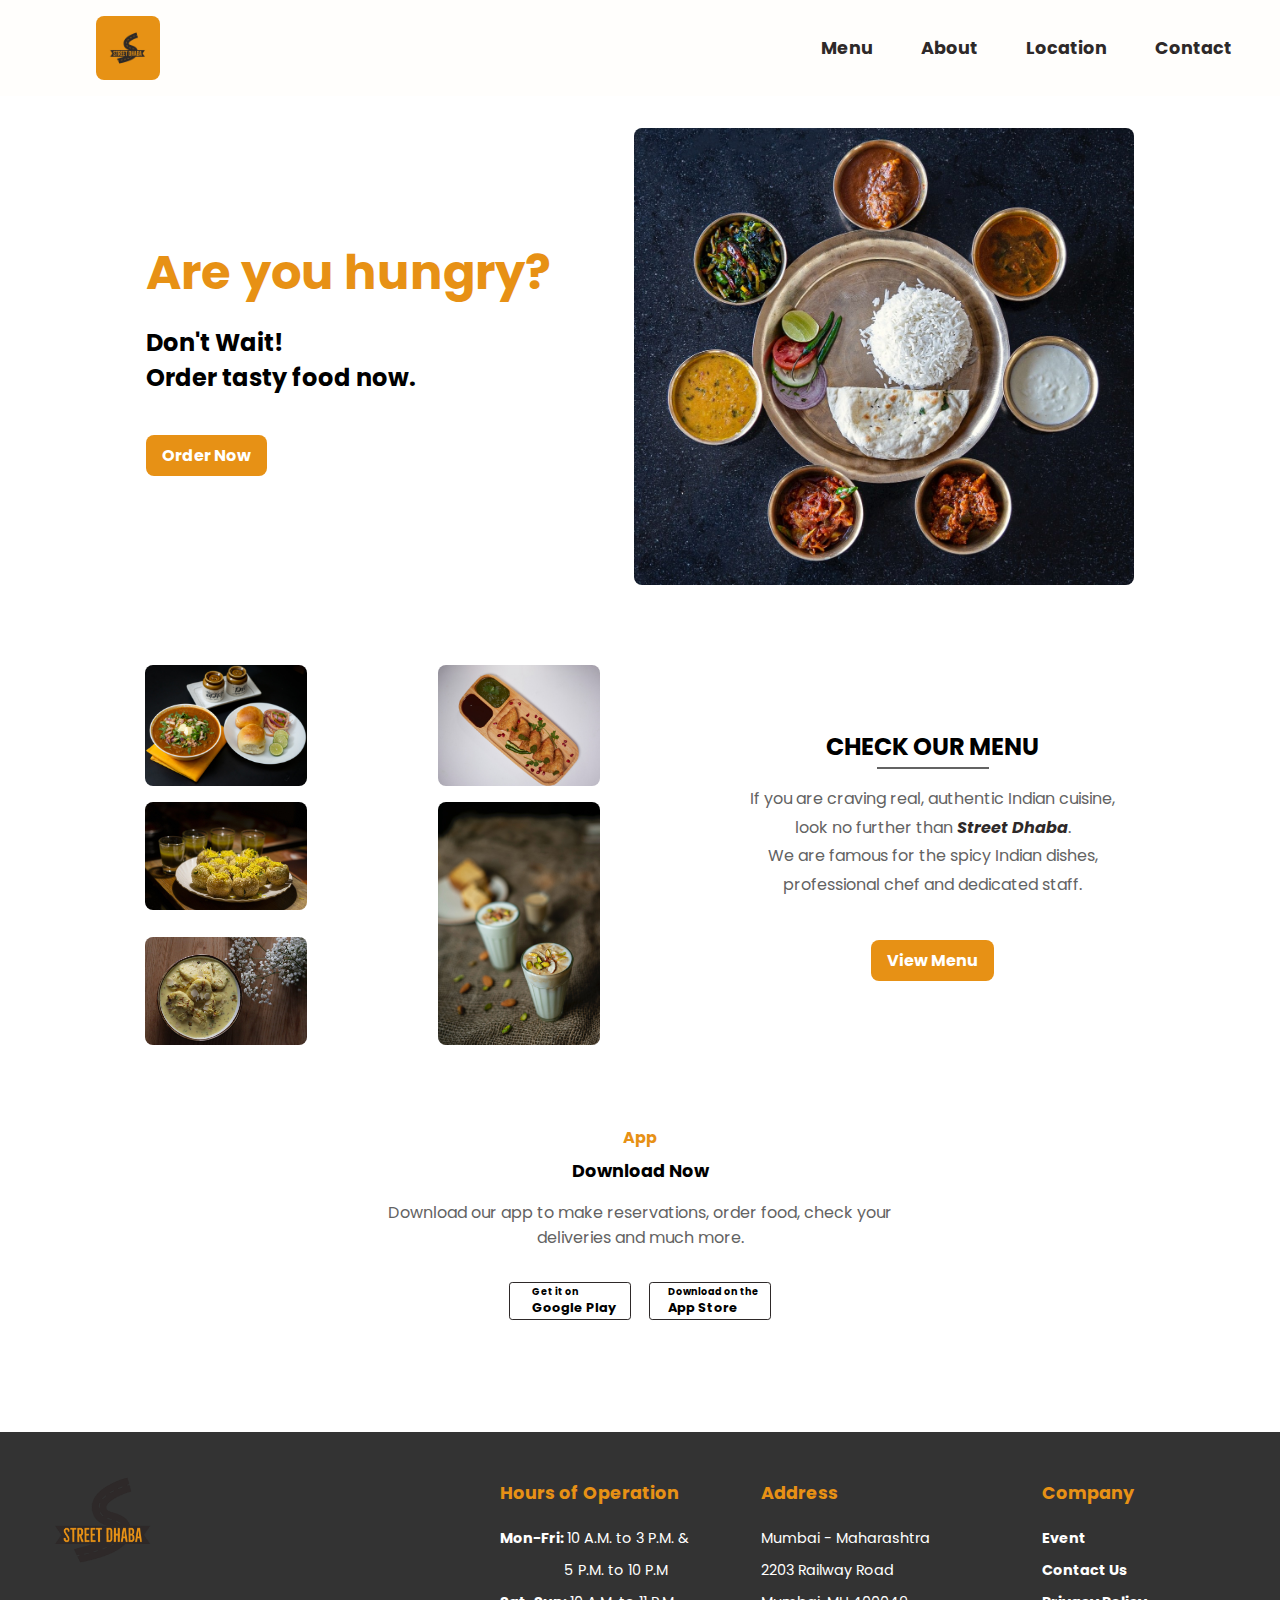
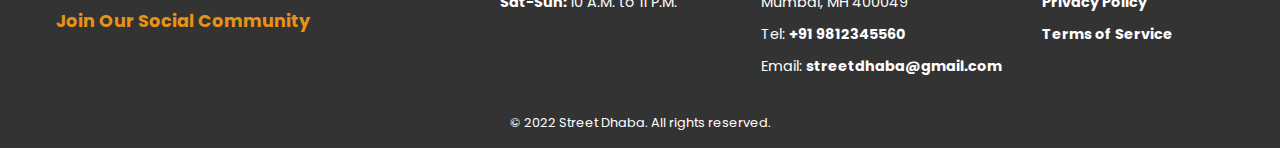
<file: index.html>
<!DOCTYPE html>
<html lang="en">

<head>
    <meta charset="UTF-8">
    <meta http-equiv="X-UA-Compatible" content="IE=edge">
    <meta name="viewport" content="width=device-width, initial-scale=1.0">
    <!-- Link to Font Awesome CDN. -->
    <link rel="stylesheet" href="https://pro.fontawesome.com/releases/v5.10.0/css/all.css"
        integrity="sha384-AYmEC3Yw5cVb3ZcuHtOA93w35dYTsvhLPVnYs9eStHfGJvOvKxVfELGroGkvsg+p" crossorigin="anonymous" />
    <!-- Link to Google Font. -->
    <link href="https://fonts.googleapis.com/css2?family=Hind+Siliguri:wght@500&family=Redressed&display=swap"
        rel="stylesheet">
    <link href="https://fonts.googleapis.com/css2?family=Poppins&display=swap" rel="stylesheet">
    <!-- Link to favicon. -->
    <link rel="apple-touch-icon" sizes="180x180" href="favicon/apple-touch-icon.png">
    <link rel="icon" type="image/png" sizes="32x32" href="favicon/favicon-32x32.png">
    <link rel="icon" type="image/png" sizes="16x16" href="favicon/favicon-16x16.png">
    <link rel="manifest" href="favicon/site.webmanifest">
    <!-- Link to CSS. -->
    <link rel="stylesheet" href="css/index.css">
    <link rel="stylesheet" href="css/style.css">
    <!-- Link to JavaScript. -->
    <script src="js/main.js" defer></script>
    <title>Street Dhaba</title>
</head>

<body id="page">
    <header>
        <nav id="nav">
            <a href="index.html" class="nav-logo">
                <img src="images/logo/street-dhaba-logo.jpeg" alt="Restaurant logo" title="Restaurant logo"
                    onerror="this.onerror=null;this.src='images/restaurant/error.jpg'" width="100">
            </a>
            <div class="menu-toggle-btn" id="menuToggleBtn">
                <div class="menu-btn-lines"></div>
            </div>
            <ul class="menu-list" id="menuList">
                <li class="list-item">
                    <i class="fas fa-utensils-alt"></i>
                    <a href="menu.html" class="item-link">Menu</a>
                </li>
                <li class="list-item">
                    <i class="fas fa-hotel"></i>
                    <a href="about.html" class="item-link">About</a>
                </li>
                <li class="list-item">
                    <i class="fas fa-globe-americas"></i>
                    <a href="location.html" class="item-link">Location</a>
                </li>
                <li class="list-item">
                    <i class="fas fa-envelope"></i>
                    <a href="contact.html" class="item-link">Contact</a>
                </li>
            </ul>
        </nav>
    </header>

    <main class="home-page">
        <div class="scroll-top" id="scrollTop">
            <i class="fas fa-caret-square-up fa-2x"></i>
        </div>
        <div class="intro-container" id="home">
            <div class="intro-content">
                <h1 class="intro-title">Are you hungry?</h1>
                <h2 class="intro-subtitle">Don't Wait! <br>
                    Order tasty food now.</h2>
                <a href="#" class="order-btn">Order Now</a>
            </div>
            <div>
                <img class="intro-img" src="images/food/indian-thali.jpg"
                    alt="Thali - Indian meal served on round platter and bowls filled with variety of wholesome Indian dishes."
                    width="100">
            </div>
        </div>
        <div class="menu-preview">
            <div class="preview-container">
                <h3 class="preview-title">Check Our Menu</h3>
                <p class="preview-content">If you are craving real, authentic Indian cuisine, look no further than
                    <em class="restaurant-name">Street Dhaba</em>.
                    <br>
                    We are famous for the spicy Indian dishes, professional chef and dedicated staff.
                </p>
                <div class="view-menu">
                    <a href="menu.html" class="view-menu-btn">View Menu</a>
                </div>
            </div>
            <div class="samples-container">
                <img class="sample-img sample1" src="images/food/indian-pav-bhaji.jpg"
                    alt="Pav bhaji - a fast food dish from India." width="100">
                <img class="sample-img sample2" src="images/food/indian-samosa.jpg"
                    alt="Samosa - a fried or baked pastry with a savory filling." width="100">
                <img class="sample-img sample3" src="images//food/indian-pani-puri.jpg"
                    alt="Pani puri - a popular Indian street food." width="100">
                <img class="sample-img sample4" src="images/food/indian-rasmalai.jpg"
                    alt="Rasmalai - a popular Bengali sweet delicacy." width="100">
                <img class="sample-img sample5" src="images/food/indian-lassi.jpg"
                    alt="Lassi - a traditional yogurt drink." width="100">
            </div>
        </div>
        <div class="app-container">
            <h4 class="app-title">App</h4>
            <h5 class="app-subtitle">Download Now</h5>
            <p class="app-info">Download our app to make reservations, order food, check your deliveries and much more.
            </p>
            <div class="mobile-app">
                <a href="https://play.google.com/store?hl=en_US&gl=US" class="app">
                    <i class="fab fa-google-play"></i>
                    <span>Get it on</span>
                    <span>Google Play</span>
                </a>
                <a href="https://www.apple.com/app-store/" class="app">
                    <i class="fab fa-apple"></i>
                    <span>Download on the</span>
                    <span>App Store</span>
                </a>
            </div>
        </div>
    </main>

    <footer>
        <div class="footer-container">
            <div class="logo-content">
                <a href="index.html"><img src="images/logo/street-dhaba-logo-transparent.png" alt="Restaurant logo"
                        title="Restaurant logo" onerror="this.onerror=null;this.src='images/restaurant/error.jpg'"
                        width="100"></a>
            </div>
            <div class="media-content">
                <div class="content-title">Join Our Social Community</div>
                <div class="media-container">
                    <a href="https://www.youtube.com/" class="footer-media"><i class="fab fa-youtube fa-lg"></i></a>
                    <a href="https://www.instagram.com/" class="footer-media"><i class="fab fa-instagram fa-lg"></i></a>
                    <a href="https://twitter.com/?lang=en" class="footer-media"><i class="fab fa-twitter fa-lg"></i></a>
                    <a href="https://www.facebook.com/" class="footer-media"><i class="fab fa-facebook-f fa-lg"></i></a>
                </div>
            </div>
            <div class="hours-content">
                <div class="content-title">Hours of Operation</div>
                <div class="restaurant-hours">
                    <p class="hours"><span>Mon-Fri: </span>10 A.M. to 3 P.M. & <br> <span class="pm-hours">5 P.M. to 10
                            P.M</span>
                    </p>
                    <p class="hours"><span>Sat-Sun: </span>10 A.M. to 11 P.M.</p>
                </div>
            </div>
            <div class="address-content">
                <div class="content-title">Address</div>
                <address>
                    <a href="https://goo.gl/maps/cEeQFNmg18cRetfm8" class="address">
                        Mumbai - Maharashtra <br>
                        2203 Railway Road <br>
                        Mumbai, MH 400049 <br>
                    </a>
                    <span>Tel: <a href="tel:+919812345560">+91 9812345560</a></span>
                    <br>
                    <span>Email: <a href="mailto:streetdhaba@gmail.com">streetdhaba@gmail.com</a></span>
                </address>
            </div>
            <div class="restaurant-info-content">
                <div class="content-title">Company</div>
                <div class="restaurant-info-links">
                    <a href="#">Event</a>
                    <a href="contact.html">Contact Us</a>
                    <a href="#">Privacy Policy</a>
                    <a href="#">Terms of Service</a>
                </div>
            </div>
            <p class="copyrights">&#169; 2022 Street Dhaba. All rights reserved.</p>
        </div>
    </footer>
</body>

</html>
</file>
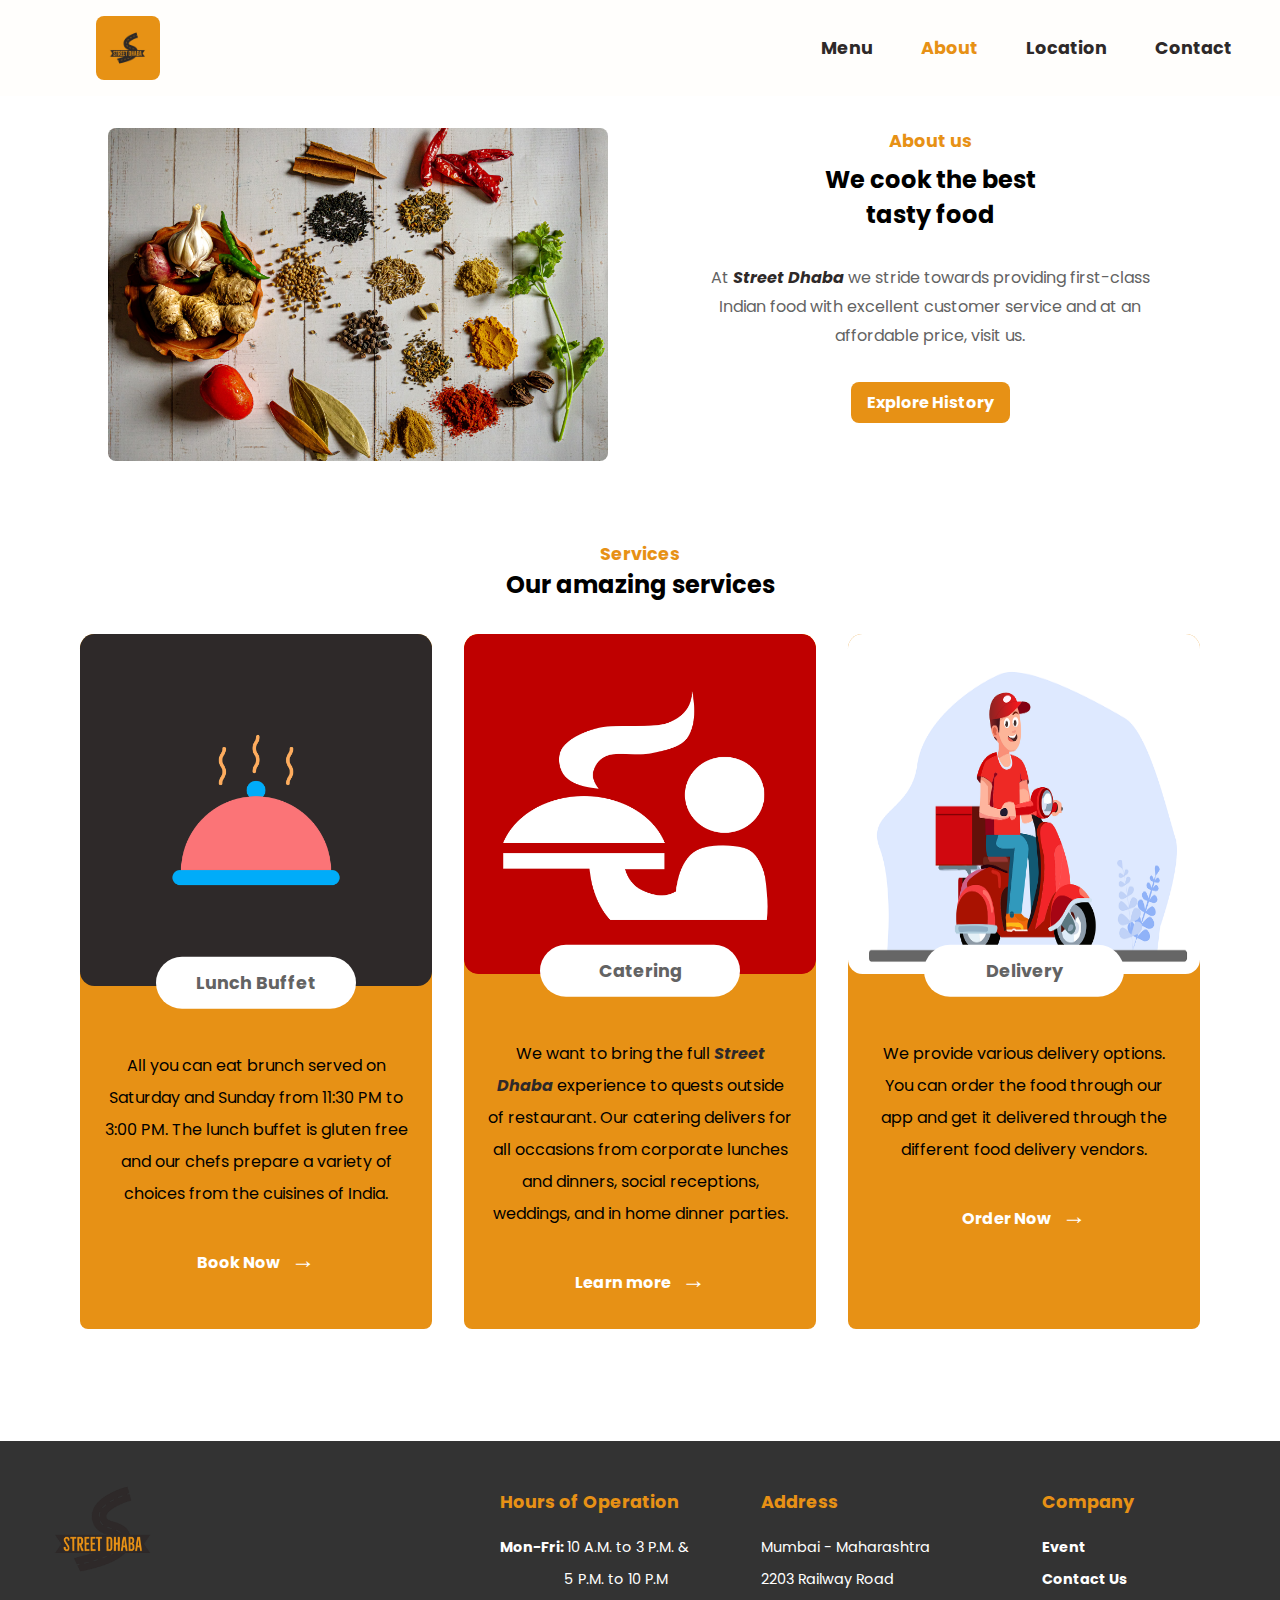
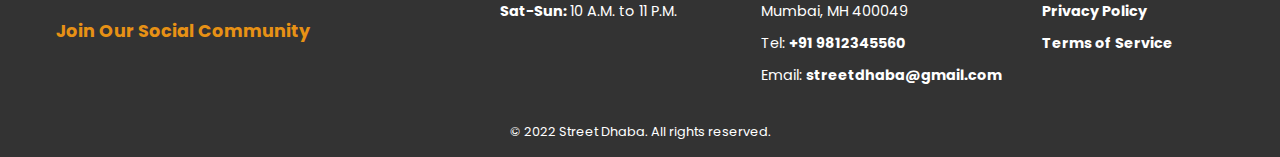
<file: about.html>
<!DOCTYPE html>
<html lang="en">

<head>
    <meta charset="UTF-8">
    <meta http-equiv="X-UA-Compatible" content="IE=edge">
    <meta name="viewport" content="width=device-width, initial-scale=1.0">
    <!-- Link to Font Awesome CDN. -->
    <link rel="stylesheet" href="https://pro.fontawesome.com/releases/v5.10.0/css/all.css"
        integrity="sha384-AYmEC3Yw5cVb3ZcuHtOA93w35dYTsvhLPVnYs9eStHfGJvOvKxVfELGroGkvsg+p" crossorigin="anonymous" />
    <!-- Link to Google Font. -->
    <link href="https://fonts.googleapis.com/css2?family=Hind+Siliguri:wght@500&family=Redressed&display=swap"
        rel="stylesheet">
    <link href="https://fonts.googleapis.com/css2?family=Poppins&display=swap" rel="stylesheet">
    <!-- Link to favicon. -->
    <link rel="apple-touch-icon" sizes="180x180" href="favicon/apple-touch-icon.png">
    <link rel="icon" type="image/png" sizes="32x32" href="favicon/favicon-32x32.png">
    <link rel="icon" type="image/png" sizes="16x16" href="favicon/favicon-16x16.png">
    <link rel="manifest" href="favicon/site.webmanifest">
    <!-- Link to CSS. -->
    <link rel="stylesheet" href="css/index.css">
    <link rel="stylesheet" href="css/style.css">
    <!-- Link to JavaScript. -->
    <script src="js/main.js" defer></script>
    <title>Street Dhaba | About</title>
</head>

<body id="page">
    <header>
        <nav id="nav">
            <a href="index.html" class="nav-logo">
                <img src="images/logo/street-dhaba-logo.jpeg" alt="Restaurant logo" title="Restaurant logo"
                    onerror="this.onerror=null;this.src='images/restaurant/error.jpg'" width="100">
            </a>
            <div class="menu-toggle-btn" id="menuToggleBtn">
                <div class="menu-btn-lines"></div>
            </div>
            <ul class="menu-list" id="menuList">
                <li class="list-item">
                    <i class="fas fa-utensils-alt"></i>
                    <a href="menu.html" class="item-link">Menu</a>
                </li>
                <li class="list-item">
                    <i class="fas fa-hotel"></i>
                    <a href="about.html" class="item-link current">About</a>
                </li>
                <li class="list-item">
                    <i class="fas fa-globe-americas"></i>
                    <a href="location.html" class="item-link">Location</a>
                </li>
                <li class="list-item">
                    <i class="fas fa-envelope"></i>
                    <a href="contact.html" class="item-link">Contact</a>
                </li>
            </ul>
        </nav>
    </header>

    <main class="about-page">
        <div class="scroll-top" id="scrollTop">
            <i class="fas fa-caret-square-up fa-2x"></i>
        </div>
        <div class="about-container">
            <div class="about-content">
                <div class="content">
                    <h1 class="about-title">About us</h1>
                    <h2 class="about-subtitle">We cook the best <br> tasty food</h2>
                    <p class="about-description">At <em class="restaurant-name">Street Dhaba</em> we stride towards
                        providing first-class Indian food
                        with excellent customer service and at an affordable price, visit us.</p>
                    <a href="about.html" class="history-btn">Explore History</a>
                </div>
                <div class="about-img"><img src="images/food/indian-herbs.jpg" alt="Indian spices" title="Indian spices"
                        onerror="this.onerror=null;this.src='images/restaurant/error.jpg'" width="100"></div>
            </div>
            <div class="services">
                <h3 class="services-title">Services</h3>
                <h4 class="services-subtitle">Our amazing services</h4>
            </div>
            <div class="card-container">
                <div class="service-one card">
                    <img src="images/restaurant/restaurant-buffet.png" alt="Restaurant service plate cover"
                        title="Restaurant service plate cover"
                        onerror="this.onerror=null;this.src='images/restaurant/error.jpg'" width="100">
                    <div class="service-content">
                        <div class="service-name">Lunch Buffet</div>
                        <p class="service-description">All you can eat brunch served on Saturday and Sunday from 11:30
                            PM to 3:00 PM. The lunch buffet is gluten free and our chefs prepare a variety of choices
                            from the cuisines of India.</p>
                        <a href="#" class="service-btn">Book Now <span>&#8594;</span></a>
                    </div>
                </div>
                <div class="service-two card">
                    <img src="images/restaurant/restaurant-catering.png" alt="Restaurant catering service"
                        title="Restaurant catering service"
                        onerror="this.onerror=null;this.src='images/restaurant/error.jpg'" width="100">
                    <div class="service-content">
                        <div class="service-name">Catering</div>
                        <p class="service-description">We want to bring the full <em class="restaurant-name">Street
                                Dhaba</em> experience to quests outside of restaurant. Our catering delivers for all
                            occasions from corporate lunches and dinners, social receptions, weddings, and in home
                            dinner parties.</p>
                        <a href="#" class="service-btn">Learn more <span>&#8594;</span></a>
                    </div>
                </div>
                <div class="service-three card">
                    <img src="images/restaurant/restaurant-food-delivery.png" alt="Food delivery person"
                        title="Food delivery person" onerror="this.onerror=null;this.src='images/restaurant/error.jpg'"
                        width="100">
                    <div class="service-content">
                        <div class="service-name">Delivery</div>
                        <p class="service-description">We provide various delivery options. You can order the food
                            through our app and get it delivered through the different food delivery vendors. </p>
                        <a href="order.html" class="service-btn">Order Now <span>&#8594;</span></a>
                    </div>
                </div>
            </div>
        </div>
    </main>

    <footer>
        <div class="footer-container">
            <div class="logo-content">
                <a href="index.html"><img src="images/logo/street-dhaba-logo-transparent.png" alt="Restaurant logo"
                        title="Restaurant logo" onerror="this.onerror=null;this.src='images/restaurant/error.jpg'"
                        width="100"></a>
            </div>
            <div class="media-content">
                <div class="content-title">Join Our Social Community</div>
                <div class="media-container">
                    <a href="https://www.youtube.com/" class="footer-media"><i class="fab fa-youtube fa-lg"></i></a>
                    <a href="https://www.instagram.com/" class="footer-media"><i class="fab fa-instagram fa-lg"></i></a>
                    <a href="https://twitter.com/?lang=en" class="footer-media"><i class="fab fa-twitter fa-lg"></i></a>
                    <a href="https://www.facebook.com/" class="footer-media"><i class="fab fa-facebook-f fa-lg"></i></a>
                </div>
            </div>
            <div class="hours-content">
                <div class="content-title">Hours of Operation</div>
                <div class="restaurant-hours">
                    <p class="hours"><span>Mon-Fri: </span>10 A.M. to 3 P.M. & <br> <span class="pm-hours">5 P.M. to 10
                            P.M</span>
                    </p>
                    <p class="hours"><span>Sat-Sun: </span>10 A.M. to 11 P.M.</p>
                </div>
            </div>
            <div class="address-content">
                <div class="content-title">Address</div>
                <address>
                    <a href="https://goo.gl/maps/cEeQFNmg18cRetfm8" class="address">
                        Mumbai - Maharashtra <br>
                        2203 Railway Road <br>
                        Mumbai, MH 400049 <br>
                    </a>
                    <span>Tel: <a href="tel:+919812345560">+91 9812345560</a></span>
                    <br>
                    <span>Email: <a href="mailto:streetdhaba@gmail.com">streetdhaba@gmail.com</a></span>
                </address>
            </div>
            <div class="restaurant-info-content">
                <div class="content-title">Company</div>
                <div class="restaurant-info-links">
                    <a href="#">Event</a>
                    <a href="contact.html">Contact Us</a>
                    <a href="#">Privacy Policy</a>
                    <a href="#">Terms of Service</a>
                </div>
            </div>
            <p class="copyrights">&#169; 2022 Street Dhaba. All rights reserved.</p>
        </div>
    </footer>
</body>

</html>
</file>
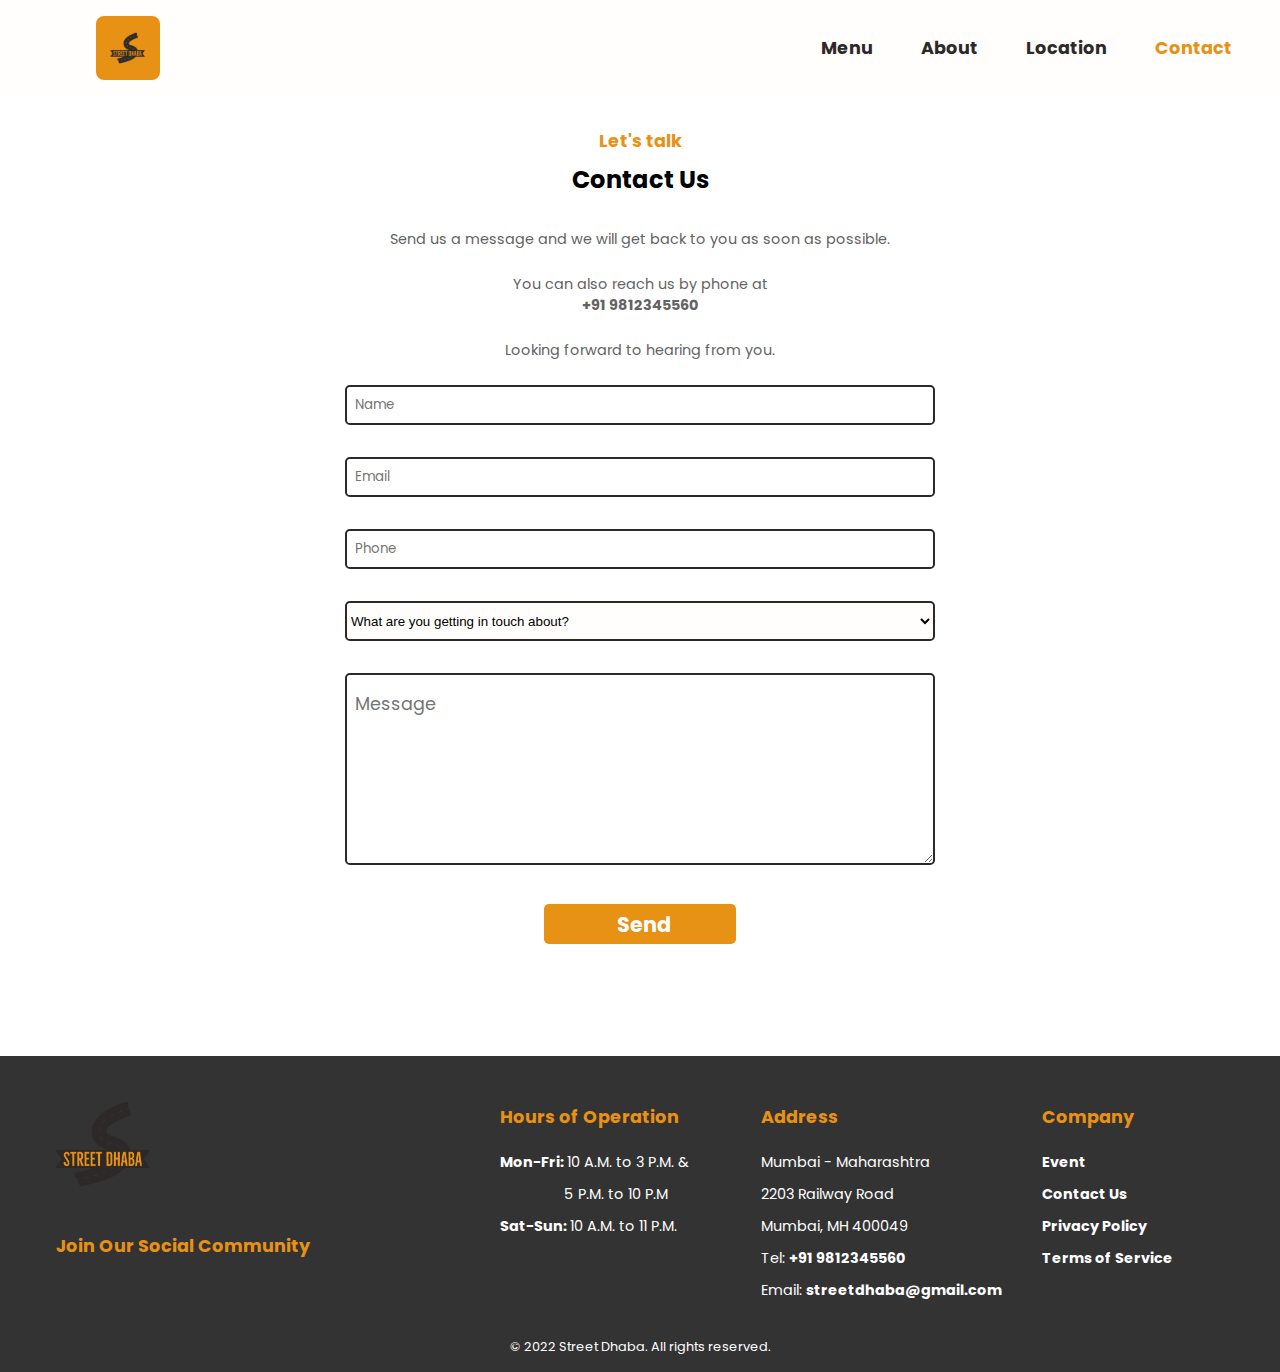
<file: contact.html>
<!DOCTYPE html>
<html lang="en">

<head>
    <meta charset="UTF-8">
    <meta http-equiv="X-UA-Compatible" content="IE=edge">
    <meta name="viewport" content="width=device-width, initial-scale=1.0">
    <!-- Link to Font Awesome CDN. -->
    <link rel="stylesheet" href="https://pro.fontawesome.com/releases/v5.10.0/css/all.css"
        integrity="sha384-AYmEC3Yw5cVb3ZcuHtOA93w35dYTsvhLPVnYs9eStHfGJvOvKxVfELGroGkvsg+p" crossorigin="anonymous" />
    <!-- Link to Google Font. -->
    <link href="https://fonts.googleapis.com/css2?family=Hind+Siliguri:wght@500&family=Redressed&display=swap"
        rel="stylesheet">
    <link href="https://fonts.googleapis.com/css2?family=Poppins&display=swap" rel="stylesheet">
    <!-- Link to favicon. -->
    <link rel="apple-touch-icon" sizes="180x180" href="favicon/apple-touch-icon.png">
    <link rel="icon" type="image/png" sizes="32x32" href="favicon/favicon-32x32.png">
    <link rel="icon" type="image/png" sizes="16x16" href="favicon/favicon-16x16.png">
    <link rel="manifest" href="favicon/site.webmanifest">
    <!-- Link to CSS. -->
    <link rel="stylesheet" href="css/index.css">
    <link rel="stylesheet" href="css/style.css">
    <!-- Link to Javascript. -->
    <script src="js/main.js" defer></script>
    <title>Street Dhaba | Contact</title>
</head>

<body id="page">
    <header>
        <nav id="nav">
            <a href="index.html" class="nav-logo">
                <img src="images/logo/street-dhaba-logo.jpeg" alt="Restaurant logo" title="Restaurant logo"
                    onerror="this.onerror=null;this.src='images/restaurant/error.jpg'" width="100">
            </a>
            <div class="menu-toggle-btn" id="menuToggleBtn">
                <div class="menu-btn-lines"></div>
            </div>
            <ul class="menu-list" id="menuList">
                <li class="list-item">
                    <i class="fas fa-utensils-alt"></i>
                    <a href="menu.html" class="item-link">Menu</a>
                </li>
                <li class="list-item">
                    <i class="fas fa-hotel"></i>
                    <a href="about.html" class="item-link">About</a>
                </li>
                <li class="list-item">
                    <i class="fas fa-globe-americas"></i>
                    <a href="location.html" class="item-link">Location</a>
                </li>
                <li class="list-item">
                    <i class="fas fa-envelope"></i>
                    <a href="contact.html" class="item-link current">Contact</a>
                </li>
            </ul>
        </nav>
    </header>

    <main class="contact-page">
        <div class="scroll-top" id="scrollTop">
            <i class="fas fa-caret-square-up fa-2x"></i>
        </div>
        <div class="contact-container">
            <h1 class="contact-title">Let's talk</h1>
            <h2 class="contact-subtitle">Contact Us</h2>
            <p class="contact-info">Send us a message and we will get back to you as soon as possible.</p>
            <p class="contact-info">You can also reach us by phone at <br><a href="tel:+919812345560">+91 9812345560</a>
            </p>
            <p class="contact-info">Looking forward to hearing from you.</p>
            <div class="contact-form">
                <form action="#">
                    <div class="full-name">
                        <label for="name">Name</label>
                        <input type="text" name="name" id="name" placeholder="Name" autocomplete="off" required>
                    </div>
                    <div class="email-id">
                        <label for="email">Email</label>
                        <div class="email-box">
                            <input type="email" name="email" id="email" placeholder="Email" autocomplete="off" required>
                        </div>
                    </div>
                    <div class="phone-number">
                        <label for="number">Phone Number</label>
                        <input type="tel" name="number" id="number" placeholder="Phone" autocomplete="off" required>
                    </div>
                    <div class="inquiry">
                        <select name="inquiry" id="inquiry" autocomplete="off">
                            <option value="none" selected hidden disabled>What are you getting in touch about?</option>
                            <option value="Food">Food</option>
                            <option value="Restaurant">Restaurant</option>
                            <option value="Service">Service</option>
                        </select>
                    </div>
                    <div class="message">
                        <label for="message">Message</label>
                        <textarea name="message" id="message" cols="1" rows="6" placeholder="Message" autocomplete="off"
                            required></textarea>
                    </div>
                    <div class="submit-btn">
                        <input type="button" value="Send">
                    </div>
                </form>
            </div>
        </div>
    </main>

    <footer>
        <div class="footer-container">
            <div class="logo-content">
                <a href="index.html"><img src="images/logo/street-dhaba-logo-transparent.png" alt="Restaurant logo"
                        title="Restaurant logo" onerror="this.onerror=null;this.src='images/restaurant/error.jpg'"
                        width="100"></a>
            </div>
            <div class="media-content">
                <div class="content-title">Join Our Social Community</div>
                <div class="media-container">
                    <a href="https://www.youtube.com/" class="footer-media"><i class="fab fa-youtube fa-lg"></i></a>
                    <a href="https://www.instagram.com/" class="footer-media"><i class="fab fa-instagram fa-lg"></i></a>
                    <a href="https://twitter.com/?lang=en" class="footer-media"><i class="fab fa-twitter fa-lg"></i></a>
                    <a href="https://www.facebook.com/" class="footer-media"><i class="fab fa-facebook-f fa-lg"></i></a>
                </div>
            </div>
            <div class="hours-content">
                <div class="content-title">Hours of Operation</div>
                <div class="restaurant-hours">
                    <p class="hours"><span>Mon-Fri: </span>10 A.M. to 3 P.M. & <br> <span class="pm-hours">5 P.M. to 10
                            P.M</span>
                    </p>
                    <p class="hours"><span>Sat-Sun: </span>10 A.M. to 11 P.M.</p>
                </div>
            </div>
            <div class="address-content">
                <div class="content-title">Address</div>
                <address>
                    <a href="https://goo.gl/maps/cEeQFNmg18cRetfm8" class="address">
                        Mumbai - Maharashtra <br>
                        2203 Railway Road <br>
                        Mumbai, MH 400049 <br>
                    </a>
                    <span>Tel: <a href="tel:+919812345560">+91 9812345560</a></span>
                    <br>
                    <span>Email: <a href="mailto:streetdhaba@gmail.com">streetdhaba@gmail.com</a></span>
                </address>
            </div>
            <div class="restaurant-info-content">
                <div class="content-title">Company</div>
                <div class="restaurant-info-links">
                    <a href="#">Event</a>
                    <a href="contact.html">Contact Us</a>
                    <a href="#">Privacy Policy</a>
                    <a href="#">Terms of Service</a>
                </div>
            </div>
            <p class="copyrights">&#169; 2022 Street Dhaba. All rights reserved.</p>
        </div>
    </footer>
</body>

</html>
</file>
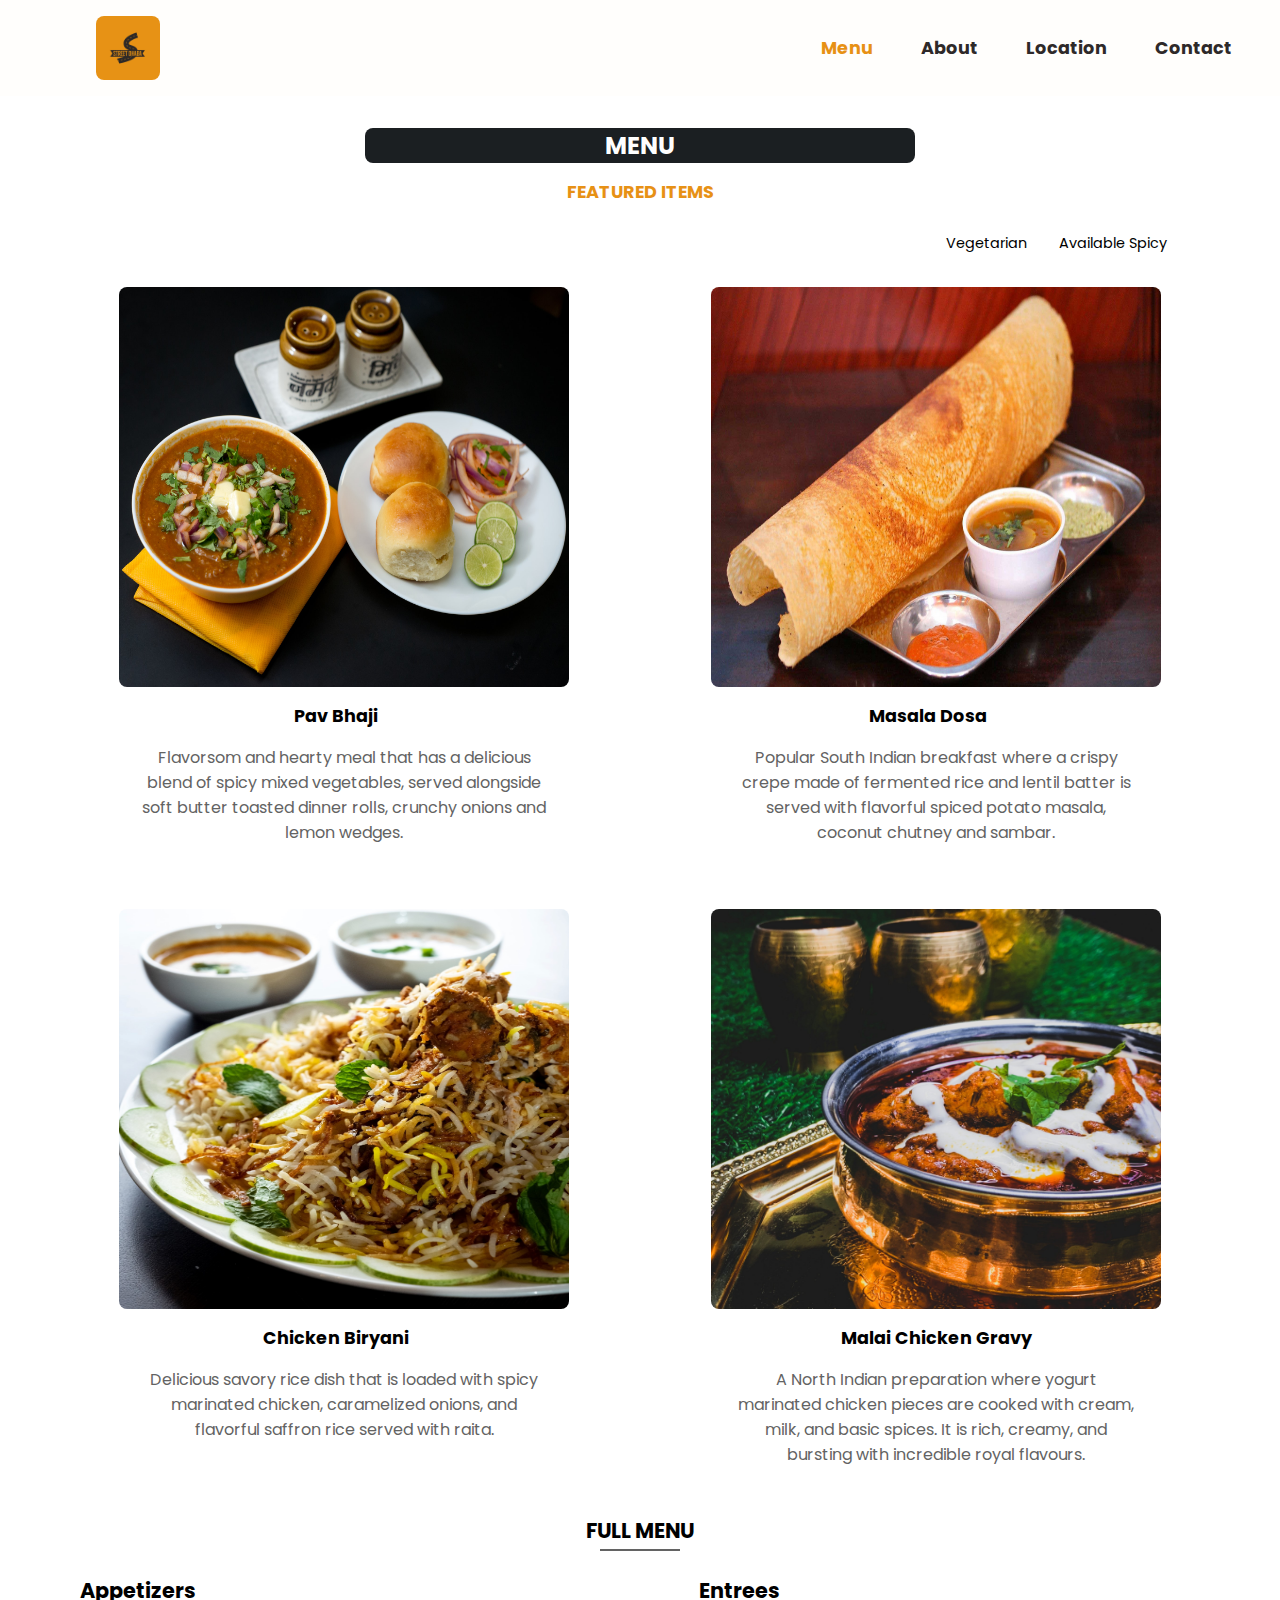
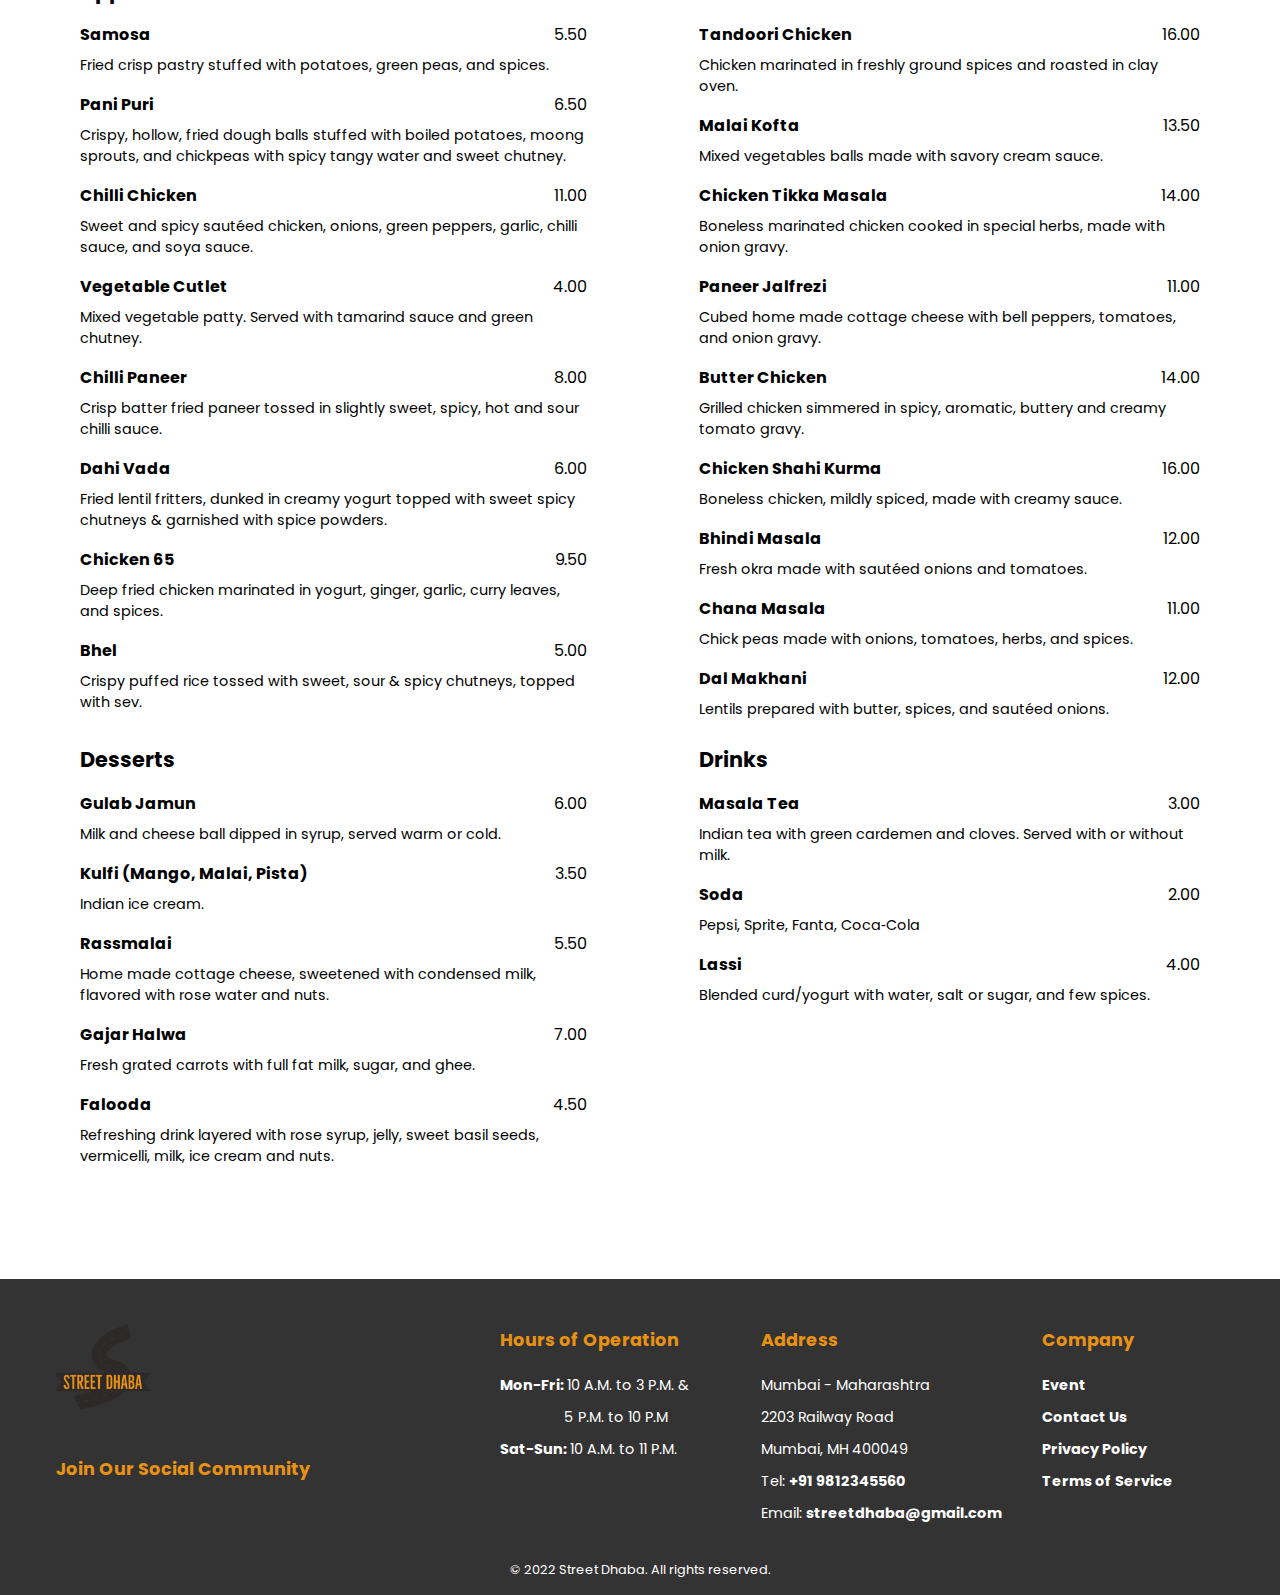
<file: menu.html>
<!DOCTYPE html>
<html lang="en">

<head>
    <meta charset="UTF-8">
    <meta http-equiv="X-UA-Compatible" content="IE=edge">
    <meta name="viewport" content="width=device-width, initial-scale=1.0">
    <!-- Link to Font Awesome CDN. -->
    <link rel="stylesheet" href="https://pro.fontawesome.com/releases/v5.10.0/css/all.css"
        integrity="sha384-AYmEC3Yw5cVb3ZcuHtOA93w35dYTsvhLPVnYs9eStHfGJvOvKxVfELGroGkvsg+p" crossorigin="anonymous" />
    <!-- Link to Google Font. -->
    <link href="https://fonts.googleapis.com/css2?family=Hind+Siliguri:wght@500&family=Redressed&display=swap"
        rel="stylesheet">
    <link href="https://fonts.googleapis.com/css2?family=Poppins&display=swap" rel="stylesheet">
    <!-- Link to favicon. -->
    <link rel="apple-touch-icon" sizes="180x180" href="favicon/apple-touch-icon.png">
    <link rel="icon" type="image/png" sizes="32x32" href="favicon/favicon-32x32.png">
    <link rel="icon" type="image/png" sizes="16x16" href="favicon/favicon-16x16.png">
    <link rel="manifest" href="favicon/site.webmanifest">
    <!-- Link to CSS. -->
    <link rel="stylesheet" href="css/index.css">
    <link rel="stylesheet" href="css/style.css">
    <!-- Link to JavaScript. -->
    <script src="js/main.js" defer></script>
    <title>Street Dhaba | Menu</title>
</head>

<body id="page">
    <header>
        <nav id="nav">
            <a href="index.html" class="nav-logo">
                <img src="images/logo/street-dhaba-logo.jpeg" alt="Restaurant logo" title="Restaurant logo"
                    onerror="this.onerror=null;this.src='images/restaurant/error.jpg'" width="100">
            </a>
            <div class="menu-toggle-btn" id="menuToggleBtn">
                <div class="menu-btn-lines"></div>
            </div>
            <ul class="menu-list" id="menuList">
                <li class="list-item">
                    <i class="fas fa-utensils-alt"></i>
                    <a href="menu.html" class="item-link current">Menu</a>
                </li>
                <li class="list-item">
                    <i class="fas fa-hotel"></i>
                    <a href="about.html" class="item-link">About</a>
                </li>
                <li class="list-item">
                    <i class="fas fa-globe-americas"></i>
                    <a href="location.html" class="item-link">Location</a>
                </li>
                <li class="list-item">
                    <i class="fas fa-envelope"></i>
                    <a href="contact.html" class="item-link">Contact</a>
                </li>
            </ul>
        </nav>
    </header>

    <main class="menu-page">
        <div class="scroll-top" id="scrollTop">
            <i class="fas fa-caret-square-up fa-2x"></i>
        </div>
        <div class="menu-container">
            <div class="menu-content">
                <h1 class="menu-title">Menu</h1>
                <h2 class="menu-subtitle">Featured Items</h2>
                <div class="food-symbol">
                    <span><i class="fas fa-seedling"></i>Vegetarian</span>
                    <span><i class="fas fa-pepper-hot"></i>Available Spicy</span>
                </div>
            </div>
            <div class="featured-container">
                <div class="menu-item1 item">
                    <img src="images/food/indian-pav-bhaji.jpg" alt="Indian dish - Pav Bhaji" class="menu-item-img"
                        width="100">
                    <h4 class="dish-name">Pav Bhaji <span class="available-options"><i class="fas fa-seedling"></i><i
                                class="fas fa-pepper-hot"></i></span></h4>
                    <p class="dish-description">Flavorsom and hearty meal that has a delicious blend of spicy mixed
                        vegetables, served alongside soft butter toasted dinner rolls, crunchy onions and lemon wedges.
                    </p>
                </div>
                <div class="menu-item2 item">
                    <img src="images/food/indian-dosa.jpg" alt="Indian dish - Dosa" class="menu-item-img" width="100">
                    <h4 class="dish-name">Masala Dosa<span class="available-options"><i
                                class="fas fa-seedling"></i></span></h4>
                    <p class="dish-description">Popular South Indian breakfast where a crispy crepe made of fermented
                        rice and lentil batter is served with flavorful spiced potato masala, coconut chutney and
                        sambar.</p>
                </div>
                <div class="menu-item3 item">
                    <img src="images/food/indian-biryani.jpg" alt="Indian dish - Biryani" class="menu-item-img"
                        width="100">
                    <h4 class="dish-name">Chicken Biryani<span class="available-options"><i
                                class="fas fa-pepper-hot"></i></span></h4>
                    <p class="dish-description">Delicious savory rice dish that is loaded with spicy marinated chicken,
                        caramelized onions, and flavorful saffron rice served with raita.</p>
                </div>
                <div class="menu-item4 item">
                    <img src="images/food/indian-chicken-malai-gravy.jpg" alt="Indian dish - Chicken Malai Gravy"
                        class="menu-item-img" width="100">
                    <h4 class="dish-name">Malai Chicken Gravy</h4>
                    <p class="dish-description">A North Indian preparation where yogurt marinated chicken pieces are
                        cooked with cream, milk, and basic spices. It is rich, creamy, and bursting with incredible
                        royal flavours.</p>
                </div>
            </div>
            <div class="full-menu-container">
                <h3 class="full-menu-title">Full Menu</h3>
                <div class="appetizers-container">
                    <h4 class="fab-title">Appetizers</h4>
                    <div class="fab-content">
                        <div class="fab-item">
                            <span class="item-title">Samosa<span class="available-options"><i
                                        class="fas fa-seedling"></i><i class="fas fa-pepper-hot"></i></span></span>
                            <span class="item-price">5.50</span>
                            <p class="item-description">Fried crisp pastry stuffed with potatoes, green peas, and
                                spices.</p>
                        </div>
                        <div class="fab-item">
                            <span class="item-title">Pani Puri<span class="available-options"><i
                                        class="fas fa-seedling"></i><i class="fas fa-pepper-hot"></i></span></span>
                            <span class="item-price">6.50</span>
                            <p class="item-description">Crispy, hollow, fried dough balls stuffed with boiled potatoes,
                                moong sprouts, and chickpeas with spicy tangy water and sweet chutney.</p>
                        </div>
                        <div class="fab-item">
                            <span class="item-title">Chilli Chicken<span class="available-options"><i
                                        class="fas fa-pepper-hot"></i></span></span>
                            <span class="item-price">11.00</span>
                            <p class="item-description">Sweet and spicy saute&#769;ed chicken, onions, green peppers,
                                garlic, chilli sauce, and soya sauce.</p>
                        </div>
                        <div class="fab-item">
                            <span class="item-title">Vegetable Cutlet<span class="available-options"><i
                                        class="fas fa-seedling"></i></span></span>
                            <span class="item-price">4.00</span>
                            <p class="item-description">Mixed vegetable patty. Served with tamarind sauce and green
                                chutney.</p>
                        </div>
                        <div class="fab-item">
                            <span class="item-title">Chilli Paneer<span class="available-options"><i
                                        class="fas fa-seedling"></i><i class="fas fa-pepper-hot"></i></span></span>
                            <span class="item-price">8.00</span>
                            <p class="item-description">Crisp batter fried paneer tossed in slightly sweet, spicy, hot
                                and sour chilli sauce.</p>
                        </div>
                        <div class="fab-item">
                            <span class="item-title">Dahi Vada<span class="available-options"><i
                                        class="fas fa-seedling"></i></span></span>
                            <span class="item-price">6.00</span>
                            <p class="item-description">Fried lentil fritters, dunked in creamy yogurt topped with sweet
                                spicy chutneys & garnished with spice powders.</p>
                        </div>
                        <div class="fab-item">
                            <span class="item-title">Chicken 65</span>
                            <span class="item-price">9.50</span>
                            <p class="item-description">Deep fried chicken marinated in yogurt, ginger, garlic, curry
                                leaves, and spices.</p>
                        </div>
                        <div class="fab-item">
                            <span class="item-title">Bhel<span class="available-options"><i
                                        class="fas fa-seedling"></i></span></span>
                            <span class="item-price">5.00</span>
                            <p class="item-description">Crispy puffed rice tossed with sweet, sour & spicy chutneys,
                                topped with sev.</p>
                        </div>
                    </div>
                </div>
                <div class="main-container">
                    <h4 class="fab-title">Entrees</h4>
                    <div class="fab-content">
                        <div class="fab-item">
                            <span class="item-title">Tandoori Chicken<span class="available-options"><i
                                        class="fas fa-pepper-hot"></i></span></span>
                            <span class="item-price">16.00</span>
                            <p class="item-description">Chicken marinated in freshly ground spices and roasted in clay
                                oven.</p>
                        </div>
                        <div class="fab-item">
                            <span class="item-title">Malai Kofta<span class="available-options"><i
                                        class="fas fa-seedling"></i></span></span>
                            <span class="item-price">13.50</span>
                            <p class="item-description">Mixed vegetables balls made with savory cream sauce.</p>
                        </div>
                        <div class="fab-item">
                            <span class="item-title">Chicken Tikka Masala<span class="available-options"><i
                                        class="fas fa-pepper-hot"></i></span></span>
                            <span class="item-price">14.00</span>
                            <p class="item-description">Boneless marinated chicken cooked in special herbs, made with
                                onion gravy.</p>
                        </div>
                        <div class="fab-item">
                            <span class="item-title">Paneer Jalfrezi<span class="available-options"><i
                                        class="fas fa-seedling"></i></span></span>
                            <span class="item-price">11.00</span>
                            <p class="item-description">Cubed home made cottage cheese with bell peppers, tomatoes, and
                                onion gravy.</p>
                        </div>
                        <div class="fab-item">
                            <span class="item-title">Butter Chicken</span>
                            <span class="item-price">14.00</span>
                            <p class="item-description">Grilled chicken simmered in spicy, aromatic, buttery and creamy
                                tomato gravy.</p>
                        </div>
                        <div class="fab-item">
                            <span class="item-title">Chicken Shahi Kurma</span>
                            <span class="item-price">16.00</span>
                            <p class="item-description">Boneless chicken, mildly spiced, made with creamy sauce.</p>
                        </div>
                        <div class="fab-item">
                            <span class="item-title">Bhindi Masala<span class="available-options"><i
                                        class="fas fa-seedling"></i></span></span>
                            <span class="item-price">12.00</span>
                            <p class="item-description">Fresh okra made with saute&#769;ed onions and tomatoes.</p>
                        </div>
                        <div class="fab-item">
                            <span class="item-title">Chana Masala<span class="available-options"><i
                                        class="fas fa-seedling"></i></span></span>
                            <span class="item-price">11.00</span>
                            <p class="item-description">Chick peas made with onions, tomatoes, herbs, and spices.</p>
                        </div>
                        <div class="fab-item">
                            <span class="item-title">Dal Makhani<span class="available-options"><i
                                        class="fas fa-seedling"></i></span></span>
                            <span class="item-price">12.00</span>
                            <p class="item-description">Lentils prepared with butter, spices, and saute&#769;ed onions.
                            </p>
                        </div>
                    </div>
                </div>
                <div class="desserts-container">
                    <h4 class="fab-title">Desserts</h4>
                    <div class="fab-content">
                        <div class="fab-item">
                            <span class="item-title">Gulab Jamun</span>
                            <span class="item-price">6.00</span>
                            <p class="item-description">Milk and cheese ball dipped in syrup, served warm or cold.</p>
                        </div>
                        <div class="fab-item">
                            <span class="item-title">Kulfi (Mango, Malai, Pista)</span>
                            <span class="item-price">3.50</span>
                            <p class="item-description">Indian ice cream.</p>
                        </div>
                        <div class="fab-item">
                            <span class="item-title">Rassmalai</span>
                            <span class="item-price">5.50</span>
                            <p class="item-description">Home made cottage cheese, sweetened with condensed milk,
                                flavored with rose water and nuts.</p>
                        </div>
                        <div class="fab-item">
                            <span class="item-title">Gajar Halwa</span>
                            <span class="item-price">7.00</span>
                            <p class="item-description">Fresh grated carrots with full fat milk, sugar, and ghee.</p>
                        </div>
                        <div class="fab-item">
                            <span class="item-title">Falooda</span>
                            <span class="item-price">4.50</span>
                            <p class="item-description">Refreshing drink layered with rose syrup, jelly, sweet basil
                                seeds, vermicelli, milk, ice cream and nuts.</p>
                        </div>
                    </div>
                </div>
                <div class="drinks-container">
                    <h4 class="fab-title">Drinks</h4>
                    <div class="fab-content">
                        <div class="fab-item">
                            <span class="item-title">Masala Tea</span>
                            <span class="item-price">3.00</span>
                            <p class="item-description">Indian tea with green cardemen and cloves. Served with or
                                without milk.</p>
                        </div>
                        <div class="fab-item">
                            <span class="item-title">Soda</span>
                            <span class="item-price">2.00</span>
                            <p class="item-description">Pepsi, Sprite, Fanta, Coca&#8209;Cola</p>
                        </div>
                        <div class="fab-item">
                            <span class="item-title">Lassi</span>
                            <span class="item-price">4.00</span>
                            <p class="item-description">Blended curd/yogurt with water, salt or sugar, and few spices.
                            </p>
                        </div>
                    </div>
                </div>
            </div>
        </div>
    </main>

    <footer>
        <div class="footer-container">
            <div class="logo-content">
                <a href="index.html"><img src="images/logo/street-dhaba-logo-transparent.png" alt="Restaurant logo"
                        title="Restaurant logo" onerror="this.onerror=null;this.src='images/restaurant/error.jpg'"
                        width="100"></a>
            </div>
            <div class="media-content">
                <div class="content-title">Join Our Social Community</div>
                <div class="media-container">
                    <a href="https://www.youtube.com/" class="footer-media"><i class="fab fa-youtube fa-lg"></i></a>
                    <a href="https://www.instagram.com/" class="footer-media"><i class="fab fa-instagram fa-lg"></i></a>
                    <a href="https://twitter.com/?lang=en" class="footer-media"><i class="fab fa-twitter fa-lg"></i></a>
                    <a href="https://www.facebook.com/" class="footer-media"><i class="fab fa-facebook-f fa-lg"></i></a>
                </div>
            </div>
            <div class="hours-content">
                <div class="content-title">Hours of Operation</div>
                <div class="restaurant-hours">
                    <p class="hours"><span>Mon-Fri: </span>10 A.M. to 3 P.M. & <br> <span class="pm-hours">5 P.M. to 10
                            P.M</span>
                    </p>
                    <p class="hours"><span>Sat-Sun: </span>10 A.M. to 11 P.M.</p>
                </div>
            </div>
            <div class="address-content">
                <div class="content-title">Address</div>
                <address>
                    <a href="https://goo.gl/maps/cEeQFNmg18cRetfm8" class="address">
                        Mumbai - Maharashtra <br>
                        2203 Railway Road <br>
                        Mumbai, MH 400049 <br>
                    </a>
                    <span>Tel: <a href="tel:+919812345560">+91 9812345560</a></span>
                    <br>
                    <span>Email: <a href="mailto:streetdhaba@gmail.com">streetdhaba@gmail.com</a></span>
                </address>
            </div>
            <div class="restaurant-info-content">
                <div class="content-title">Company</div>
                <div class="restaurant-info-links">
                    <a href="#">Event</a>
                    <a href="contact.html">Contact Us</a>
                    <a href="#">Privacy Policy</a>
                    <a href="#">Terms of Service</a>
                </div>
            </div>
            <p class="copyrights">&#169; 2022 Street Dhaba. All rights reserved.</p>
        </div>
    </footer>
</body>

</html>
</file>
<file: css/index.css>
* {
    margin: 0;
    padding: 0;
    box-sizing: border-box;
}

*,
*:before,
*:after {
    box-sizing: border-box;
}

:root {
    --header-height: 6rem;
    --menu-height: 75vh;

    /* Colors */
    --backgroud-color: #1b1f22;
    --main-color: #E79115;
    --dark-text-color: #2E2929;
    --light-text-color: #636363;
    --white-text-color: #FFFFFF;
    --body-color: #FFFEFC;
    --footer-color: #333333;
    --youtube-color: #FF0000;
    --instagram-color: #F77737;
    --twitter-color: #1DA1F2;
    --facebook-color: #4267B3;
    --vegetarian-food-color: #00c800;
    --spicy-food-color: #c80000;

    /* Margins */
    --mg-1: 0.5rem;
    --mg-2: 1rem;
    --mg-3: 1.5rem;
    --mg-4: 2rem;
    --mg-5: 2.5rem;
    --mg-6: 3rem;

    /* Fonts */
    --default-font: 'Poppins', sans-serif;
    --stylish-font: 'Redressed', cursive;

    /* Font size */
    --extra-small-font: 0.8rem;
    --small-font: 0.9rem;
    --medium-font: 1.1rem;
    --large-font: 1.5rem;
    --x-large-font: 2rem;
    --xx-large-font: 3rem;

    /* Border radius */
    --img-border-radius: 0.5rem;
}

body {
    overscroll-behavior: none;
    color: var(---dark-text-color);
    font-family: var(--default-font);
    transition: all 0.5s ease;
}

.fixed-body {
    height: 100%;
    overflow: hidden;
}

ul {
    padding: 0;
    list-style: none;
}

a {
    color: var(--white-text-color);
    text-decoration: none;
    font-weight: bold;
}

/* Header */
header nav {
    display: flex;
    justify-content: space-between;
    padding: 1rem 1.5rem 1rem 1rem;
    position: fixed;
    top: 0;
    left: 0;
    width: 100%;
    z-index: 2;
    height: var(--header-height);
    background-color: var(--body-color);
}

header .nav-logo {
    max-width: 5rem;
    height: 4rem;
    position: relative;
}

header .nav-logo img {
    width: 100%;
    height: 100%;
    object-fit: contain;
    overflow: hidden;
    border-radius: var(--img-border-radius);
}

.menu-list {
    display: flex;
    flex-direction: column;
    justify-content: center;
    width: 100%;
    height: var(--menu-height);
    position: absolute;
    top: 6rem;
    left: 0;
    padding: 0 1rem;
    border-radius: 0 0 1rem 1rem;
    box-shadow: 0 5px 0px rgba(0, 0, 0, 0.3);
    transform: translateY(-100vh);
    background-color: var(--body-color);
}

.show-menu-list {
    transition: transform 0.5s ease-in-out;
    transform: translateY(0);
}

.menu-list .list-item {
    display: grid;
    grid-auto-flow: column;
    align-self: center;
    grid-template-columns: 1fr 1fr;
    font-family: var(--stylish-font);
    margin-bottom: 3.5rem;
    padding: 0 2rem;
}

.list-item a {
    font-size: var(--large-font);
    color: var(--dark-text-color);
}

.list-item i {
    justify-self: end;
    align-self: center;
    margin-right: var(--mg-6);
    font-size: var(--medium-font);
}

.list-item:last-child {
    margin-bottom: 0;
}

.list-item .current {
    color: var(--main-color);
}

/* Nav menu button */
.menu-toggle-btn {
    position: relative;
    top: var(--mg-2);
    display: flex;
    justify-content: center;
    align-items: center;
    width: 1.5rem;
    height: 2rem;
    cursor: pointer;
    transition: all 0.5s ease-in;
}

.menu-btn-lines::before,
.menu-btn-lines::after {
    content: "";
    position: absolute;
}

.menu-btn-lines,
.menu-btn-lines::before,
.menu-btn-lines::after {
    width: 1.5rem;
    height: 0.2rem;
    background-color: var(--dark-text-color);
    transition: all 0.5s ease-in-out;
}

.menu-btn-lines::before {
    transform: translateY(-0.5rem);
}

.menu-btn-lines::after {
    transform: translateY(0.5rem);
}

/* Nav menu button animation */
.show-toggle-btn .menu-btn-lines {
    transform: translate(3rem);
    background-color: transparent;
}

.show-toggle-btn .menu-btn-lines::before {
    transform: rotate(45deg) translate(-1.5rem, 1.5rem);
}

.show-toggle-btn .menu-btn-lines::after {
    transform: rotate(-45deg) translate(-1.5rem, -1.5rem);
}

/* Footer */
.footer-container {
    display: grid;
    row-gap: 2rem;
    padding: 3rem 1rem 1rem;
    grid-template-rows: repeat(6, auto);
    grid-template-columns: 100%;
    grid-template-areas:
        "logo"
        "media"
        "hours"
        "address"
        "information"
        "copyrights";
    font-size: var(--small-font);
    color: var(--white-text-color);
    background-color: var(--footer-color);
}

.logo-content {
    grid-area: logo;
    margin-bottom: -3rem;
    margin-top: -3rem;
    margin-left: -1.5rem;
}

.logo-content img {
    align-content: flex-start;
    width: 140px;
    transition: all 0.5s ease-in-out;
}

.content-title {
    font-size: var(--medium-font);
    font-weight: bold;
    margin-bottom: var(--mg-2);
    color: var(--main-color);
}

.media-content {
    grid-area: media;
    white-space: nowrap;
}

.media-container a:nth-child(1) {
    color: var(--youtube-color);
}

.media-container a:nth-child(2) {
    color: var(--instagram-color);
}

.media-container a:nth-child(3) {
    color: var(--twitter-color);
}

.media-container a:nth-child(4) {
    color: var(--facebook-color);
}

.footer-media i {
    margin-right: var(--mg-3);
}

.hours-content {
    grid-area: hours;
}

.restaurant-hours p span:first-child {
    font-weight: bold;
}

.pm-hours {
    padding-left: 4rem;
}

.address-content {
    grid-area: address;
}

.address-content .address {
    font-weight: normal;
}

.address span {
    display: block;
    width: max-content;
}

.address-content address {
    font-style: normal;
}

.address-content address a {
    color: var(--white-text-color);
}

.restaurant-info-content {
    grid-area: information;
}

.restaurant-info-links a {
    display: block;
    color: var(--white-text-color);
}

.address-content address,
.restaurant-hours,
.restaurant-info-links {
    line-height: 2rem;
    white-space: nowrap;
}

.copyrights {
    grid-area: copyrights;
    text-align: center;
    font-size: var(--extra-small-font);
}

/* Scroll top */
.scroll-top {
    display: none;
    position: fixed;
    bottom: 2.5rem;
    right: 1rem;
    cursor: pointer;
    color: var(--main-color);
}

/* Home page */
.home-page {
    margin-top: var(--header-height);
    margin-bottom: 5rem;
    padding: 2rem 1rem;
}

.intro-title {
    font-size: var(--x-large-font);
    color: var(--main-color);
    margin-bottom: var(--mg-2);
    transition: all 0.5s ease-in-out;
}

.intro-subtitle {
    font-weight: bold;
    font-size: var(--large-font);
    margin-bottom: var(--mg-5);
}

.order-btn,
.view-menu-btn {
    display: inline-block;
    padding: 0.5rem 1rem;
    border-radius: var(--img-border-radius);
    background-color: var(--main-color);
}

.intro-img {
    display: block;
    margin: 0 auto;
    max-width: 400px;
    width: 100%;
    margin-top: var(--mg-4);
    border-radius: var(--img-border-radius);
}

.preview-container {
    padding-top: 3.5rem;
}

.preview-title {
    font-size: var(--medium-font);
    font-weight: bold;
    text-align: center;
    margin-bottom: var(--mg-2);
    text-transform: uppercase;
}

.preview-title::after {
    content: "";
    display: block;
    width: 7rem;
    padding-top: 3px;
    margin: 0 auto;
    border-bottom: 2px solid var(--light-text-color);
}

.preview-content {
    line-height: 1.8rem;
    text-align: center;
    color: var(--light-text-color);
    margin-bottom: var(--mg-5);
}

.restaurant-name {
    font-weight: bold;
    color: var(--dark-text-color);
}

.view-menu {
    display: flex;
    justify-content: center;
}

.samples-container {
    display: grid;
    grid-template-areas:
        "img1 img2"
        "img3 img5"
        "img4 img5";
    row-gap: var(--mg-2);
    margin-top: var(--mg-6);
}

.sample-img {
    width: 80%;
    max-width: 162px;
    display: block;
    margin: 0 auto;
    border-radius: var(--img-border-radius);
}

.sample1 {
    grid-area: img1;
}

.sample2 {
    grid-area: img2;
}

.sample3 {
    grid-area: img3;
}

.sample4 {
    grid-area: img4;
    align-self: end;
}

.sample5 {
    grid-area: img5;
}

.app-container {
    display: flex;
    flex-direction: column;
    align-items: center;
    text-align: center;
    margin-top: var(--mg-6);
}

.app-title {
    color: var(--main-color);
    font-weight: bold;
    margin-bottom: var(--mg-1);
}

.app-info {
    max-width: 575px;
    color: var(--light-text-color);
}

.app-subtitle {
    font-weight: bold;
    font-size: var(--medium-font);
    margin-bottom: var(--mg-2);
}

.mobile-app {
    display: grid;
    grid-template-columns: 1fr 1fr;
    justify-content: center;
    column-gap: 1.1rem;
    margin: var(--mg-4) 0.8rem 0;
}

.mobile-app a {
    color: var(--text-color);
}

.app {
    min-width: 122px;
    display: grid;
    column-gap: 0.5rem;
    grid-template-areas:
        "icon subtitle"
        "icon store";
    border: 1px solid var(--dark-text-color);
    border-radius: 0.2rem;
    padding: 0.1rem 0.3rem;
}

.app i {
    grid-area: icon;
    font-size: 1.5rem;
    align-self: center;
}

.app span:nth-child(2) {
    grid-area: subtitle;
    font-size: 0.6rem;
    text-align: left;
}

.app span:nth-child(3) {
    grid-area: store;
    font-size: var(--extra-small-font);
    text-align: left;
}

/* Menu */
.menu-container {
    margin-top: var(--header-height);
    margin-bottom: 5rem;
    padding: 2rem 1rem;
}

.menu-title {
    display: flex;
    justify-content: center;
    max-width: 550px;
    margin: 0 auto;
    font-size: var(--large-font);
    text-transform: uppercase;
    color: var(--white-text-color);
    background-color: var(--backgroud-color);
    border-radius: var(--img-border-radius);
}

.menu-subtitle {
    color: var(--main-color);
    text-align: center;
    text-transform: uppercase;
    font-size: var(--medium-font);
    margin-top: var(--mg-2);
    margin-bottom: var(--mg-3);
}

.food-symbol {
    font-size: var(--small-font);
    display: flex;
    justify-content: space-between;
}

.food-symbol i {
    font-size: var(--medium-font);
    margin-right: var(--mg-1);
}

.fa-seedling {
    color: var(--vegetarian-food-color);
}

.fa-pepper-hot {
    color: var(--spicy-food-color);
}

.featured-container {
    display: grid;
    row-gap: 4rem;
    margin-top: var(--mg-4);
    grid-template-areas:
        "item1"
        "item2"
        "item3"
        "item4";
}

.item {
    display: flex;
    align-items: center;
    flex-direction: column;
}

.menu-item1 {
    margin: 0 auto;
    grid-area: item1;
}

.menu-item2 {
    grid-area: item2;
}

.menu-item3 {
    grid-area: item3;
}

.menu-item4 {
    grid-area: item4;
}

.item img {
    width: 100%;
    max-width: 450px;
    border-radius: var(--img-border-radius);
    transition: all 0.3s ease;
}

.dish-name {
    font-size: var(--medium-font);
    text-align: center;
    margin: var(--mg-2) 0;
}

.dish-description {
    max-width: 405px;
    text-align: center;
    color: var(--light-text-color);
}

.available-options {
    margin-left: var(--mg-2);
}

.full-menu-container {
    display: grid;
    row-gap: var(--mg-3);
    margin-top: var(--mg-6);
    grid-template-areas:
        "title"
        "appetizers"
        "main"
        "desserts"
        "drinks";
}

.full-menu-title {
    grid-area: title;
    font-size: 1.3rem;
    text-align: center;
    text-transform: uppercase;
}

.full-menu-title::after {
    content: "";
    display: block;
    width: 5rem;
    padding-top: 3px;
    margin: 0 auto;
    border-bottom: 2px solid var(--light-text-color);
}

.appetizers-container {
    grid-area: appetizers;
}

.fab-title {
    font-size: 1.3rem;
}

.fab-content div {
    margin-top: var(--mg-2);
}

.fab-item {
    display: grid;
    margin-top: var(--mg-4);
    grid-template-areas:
        "title title title title price"
        "description description description description description";
}

.item-title {
    grid-area: title;
    font-weight: bold;
}

.item-price {
    grid-area: price;
    text-align: right;
}

.item-description {
    grid-area: description;
    margin-top: var(--mg-1);
    font-size: var(--small-font);
}

.main-container {
    grid-area: main;
    margin-top: var(--mg-3);
}

.desserts-container {
    grid-area: desserts;
    margin-top: var(--mg-3);
}

.drinks-container {
    grid-area: drinks;
    margin-top: var(--mg-3);
}

/* About */
.about-container {
    display: flex;
    flex-direction: column;
    align-items: center;
    text-align: center;
    margin-top: var(--header-height);
    margin-bottom: 5rem;
    padding: 2rem 1rem;
}

.about-title {
    font-size: var(--medium-font);
    color: var(--main-color);
    margin-bottom: var(--mg-1);
    max-width: 484px;
}

.about-subtitle {
    font-size: var(--large-font);
    margin-bottom: var(--mg-4);
    max-width: 484px;
}

.about-description {
    line-height: 1.8rem;
    color: var(--light-text-color);
    margin-bottom: var(--mg-4);
    max-width: 484px;
}

.history-btn {
    display: inline-block;
    padding: 0.5rem 1rem;
    border-radius: var(--img-border-radius);
    background-color: var(--main-color);
}

.about-img img {
    display: block;
    width: 100%;
    max-width: 500px;
    border-radius: var(--img-border-radius);
    margin: var(--mg-6) 0;
}

.services {
    margin-bottom: var(--mg-4);
}

.services-title {
    grid-area: title;
    font-size: var(--medium-font);
    color: var(--main-color);
}

.services-subtitle {
    grid-area: sub-title;
    font-size: var(--large-font);
}

.card-container {
    display: grid;
    row-gap: 3rem;
    grid-template-areas:
        "service-one"
        "service-two"
        "service-three";
}

.card {
    display: flex;
    flex-direction: column;
    background-color: var(--main-color);
    border-radius: 0.9rem 0.9rem 0.5rem 0.5rem;
}

.card img {
    width: 100%;
    border-radius: 0.9rem;
}

.service-one {
    grid-area: service-one;
}

.service-one img {
    background-color: var(--dark-text-color);
}

.service-two {
    grid-area: service-two;
}

.service-two img {
    max-height: 340px;
}

.service-three {
    grid-area: service-three;
}

.service-three img {
    max-height: 340px;
}

.service-content {
    position: relative;
    margin-bottom: var(--mg-4);
}

.service-name {
    color: var(--light-text-color);
    font-size: var(--medium-font);
    font-weight: bold;
    position: absolute;
    top: -55px;
    left: 50%;
    width: 200px;
    transform: translate(-50%, 50%);
    padding: 0.8rem 2rem;
    border-radius: 40px;
    background-color: var(--white-text-color);
}

.service-description {
    color: var(---dark-text-color);
    padding: 4rem 1.5rem 2rem;
    line-height: 2rem;
}

.service-btn span {
    margin-left: var(--mg-1);
    font-size: var(--large-font);
}

/* Location */
.location-container {
    display: flex;
    flex-direction: column;
    text-align: center;
    margin-top: var(--header-height);
    margin-bottom: 5rem;
    padding: 2rem 1rem;
}

.location-title {
    font-size: var(--medium-font);
    color: var(--main-color);
    margin-bottom: var(--mg-1);
    max-width: 484px;
}

.location-subtitle {
    font-size: var(--large-font);
    max-width: 484px;
}

.location-img img {
    display: block;
    width: 100%;
    max-width: 500px;
    border-radius: var(--img-border-radius);
    margin: var(--mg-6) 0;
}

.restaurant-address {
    color: var(--light-text-color);
    text-align: left;
}

.address-title {
    font-size: 1.4rem;
    text-transform: uppercase;
    margin-bottom: var(--mg-2);
    color: var(--main-color);
}

.restaurant-address address {
    font-style: normal;
    line-height: 2rem;
    color: var(--light-text-color);
}

.locate-btn {
    display: inline-block;
    padding: 0.5rem 1rem;
    margin-top: var(--mg-3);
    margin-bottom: var(--mg-6);
    border-radius: var(--img-border-radius);
    background-color: var(--main-color);
}

.hrs-title {
    text-align: left;
    margin-bottom: var(--mg-2);
}

.restaurant-times {
    color: var(--light-text-color);
    text-align: left;
    line-height: 2rem;
}

.restaurant-times table {
    width: 100%;
    border-collapse: collapse;
    margin-bottom: var(--mg-6);
}

.restaurant-times table td:last-child {
    text-align: right;
}

.restaurant-times table tr {
    border-bottom: 1px solid var(--dark-text-color);
}

.restaurant-map {
    width: 100%;
    height: 400px;
    border-radius: var(--img-border-radius);
}

/* Contact */
.contact-container {
    margin-top: var(--header-height);
    margin-bottom: 5rem;
    padding: 2rem 1rem;
    text-align: center;
}

.contact-title {
    font-size: var(--medium-font);
    color: var(--main-color);
    margin-bottom: var(--mg-1);
}

.contact-subtitle {
    font-size: var(--large-font);
    margin-bottom: var(--mg-4);
}

.contact-info,
.contact-info a {
    font-size: var(--small-font);
    color: var(--light-text-color);
}

.contact-container > p {
    margin-bottom: var(--mg-3);
}

.contact-form label {
    position: absolute;
    padding: 0;
    width: 1px;
    height: 1px;
    border-width: 0;
    white-space: nowrap;
    overflow: hidden;
}

.contact-form input,
.contact-form select {
    height: 2.5rem;
}

.contact-form input {
    padding-left: 0.5rem;
    font-family: var(--default-font);
}

.contact-form textarea {
    font-size: var(--medium-font);
    font-family: var(--default-font);
    padding: 1rem 0.5rem;
}

.contact-form input,
.contact-form textarea,
.contact-form select {
    width: 100%;
    max-width: 590px;
    border-radius: 0.3rem;
    margin-bottom: 2rem;
    border: 2px solid var(--dark-text-color);
}

.contact-form select {
    background-color: var(--body-color);
}

.submit-btn {
    display: block;
    max-width: 12rem;
    margin: 0 auto;
    margin-bottom: 0;
    border-radius: var(--img-border-radius);
}

.submit-btn input {
    color: var(--white-text-color);
    font-weight: bold;
    font-size: 1.3rem;
    font-family: var(--default-font);
    margin-bottom: 0;
    border: none;
    background-color: var(--main-color);
}
</file>
<file: css/style.css>
@media (min-width: 769px) {

    /* Header */
    header .nav-logo {
        margin-left: 5rem;
        transition: transform 1s;
    }

    .nav-logo:hover, .nav-logo:focus {
        transform: rotate(360deg);
    }

    .menu-list {
        flex-direction: row;
        width: auto;
        height: auto;
        position: static;
        padding: 0;
        border-radius: 0;
        box-shadow: none;
        transform: none;
    }

    .menu-list .list-item {
        display: flex;
        margin-bottom: 0;
        padding: 0 1.5rem;
        font-family: var(--default-font);
    }

    .list-item a {
        white-space: nowrap;
        font-size: var(--medium-font);
    }

    .list-item a:hover, .list-item a:focus {
        color: var(--main-color);
    }

    .list-item .fas {
        display: none;
    }

    /* Nav menu button */
    .menu-toggle-btn {
        display: none;
    }

    /* Footer */
    .footer-container {
        column-gap: 2.5rem;
        grid-template-rows: auto;
        grid-template-columns: 2fr repeat(3, 1fr);
        grid-template-areas:
            "logo hours address information"
            "media hours address information"
            "copyrights copyrights copyrights copyrights";
    }

    .logo-content {
        margin: -3rem 0;
    }

    .logo-content img {
        width: 176px;
    }

    .media-content {
        margin-left: var(--mg-5);
    }

    .restaurant-info-links a {
        margin-bottom: 0;
    }

    /* Home page */
    .home-page {
        margin-bottom: 5rem;
        padding: 2rem 5rem;
    }

    @keyframes pulse {
        from {
            transform: scale(1);
        }

        to {
            transform: scale(0.9);
        }
    }

    .intro-container {
        display: flex;
        justify-content: space-evenly;
        align-items: center;
    }

    .intro-title {
        font-size: var(--xx-large-font);
    }

    .intro-img {
        margin: 0;
        margin-left: 1rem;
        max-width: 500px;
    }

    .menu-preview {
        display: flex;
        justify-content: space-evenly;
        flex-direction: row-reverse;
        margin-top: 5rem;
    }

    .preview-container {
        margin: auto 0;
        padding: 0 5rem 0;
    }

    .preview-title {
        font-size: var(--large-font);
    }

    .samples-container {
        flex-basis: 90%;
        grid-template-columns: repeat(2, 1fr);
        margin-top: 0;
    }

    .app-container {
        margin-top: 5rem;
    }

    /* Menu */
    .menu-container {
        padding: 2rem 5rem;
    }

    .food-symbol {
        margin-right: 33px;
        justify-content: right;
    }

    .food-symbol span:first-child {
        margin-right: var(--mg-3);
    }

    .featured-container {
        column-gap: 4rem;
        grid-template-columns: repeat(2, 1fr);
        grid-template-areas:
            "item1 item2"
            "item3 item4";
    }

    .item img {
        height: 400px;
    }

    .full-menu-container {
        column-gap: 10%;
        grid-template-areas:
            "title title"
            "appetizers main"
            "desserts drinks";
    }

    .main-container {
        margin-top: 0;
    }

    .desserts-container {
        margin-top: 0;
    }

    .drinks-container {
        margin-top: 0;
    }

    /* About */
    .about-container {
        padding: 2rem 5rem;
    }

    .about-content {
        display: flex;
        flex-direction: row-reverse;
        margin-bottom: 5rem;
    }

    .about-img img {
        margin: 0 5rem 0 0;
    }

    .card-container {
        column-gap: 2rem;
        grid-template-columns: repeat(3, 1fr);
        grid-template-areas:
            "service-one service-two service-three";
    }

    .service-three img {
        height: 356px;
    }

    .card {
        background-color: var(--main-color);
        margin-bottom: 0;
    }

    .service-content {
        position: relative;
        margin-bottom: var(--mg-4);
    }

    .service-description {
        color: var(---dark-text-color);
        padding: 4rem 1.5rem 2rem;
        line-height: 2rem;
    }

    .service-btn span {
        margin-left: var(--mg-1);
        font-size: var(--large-font);
    }

    /* Location */
    .location-container {
        padding: 2rem 5rem;
    }

    .location-content {
        display: flex;
        justify-content: space-between;
        margin-bottom: 5rem;
    }

    .restaurant-address {
        align-self: center;
        padding: 6rem 5rem 0 2rem;
        min-width: 300px;
    }

    .restaurant-times table {
        width: 50%;
        border-collapse: collapse;
        margin-bottom: var(--mg-6);
    }

    .restaurant-times table td:last-child {
        text-align: right;
    }

    .restaurant-times table tr {
        border-bottom: 1px solid var(--dark-text-color);
    }

    .restaurant-map {
        width: 100%;
        height: 400px;
    }

    /* Contact */
    .contact-container {
        padding: 2rem 5rem;
    }

    .submit-btn input:hover {
        background-color: #df8200;
        color: var(--dark-text-color);
        animation: pulse 1s;
    }

    /* Button */
    .order-btn:hover, .view-menu-btn:hover, 
    .history-btn:hover, .locate-btn:hover {
        color: var(--dark-text-color);
        animation: pulse 1s;
    }
}

@media (min-width: 481px) and (max-width: 798px) {

    /* About */
    .card-container {
        column-gap: 2rem;
        grid-template-areas: 
            "service-one service-one service-two service-two"
            ". service-three service-three .";
    }
}
</file>
